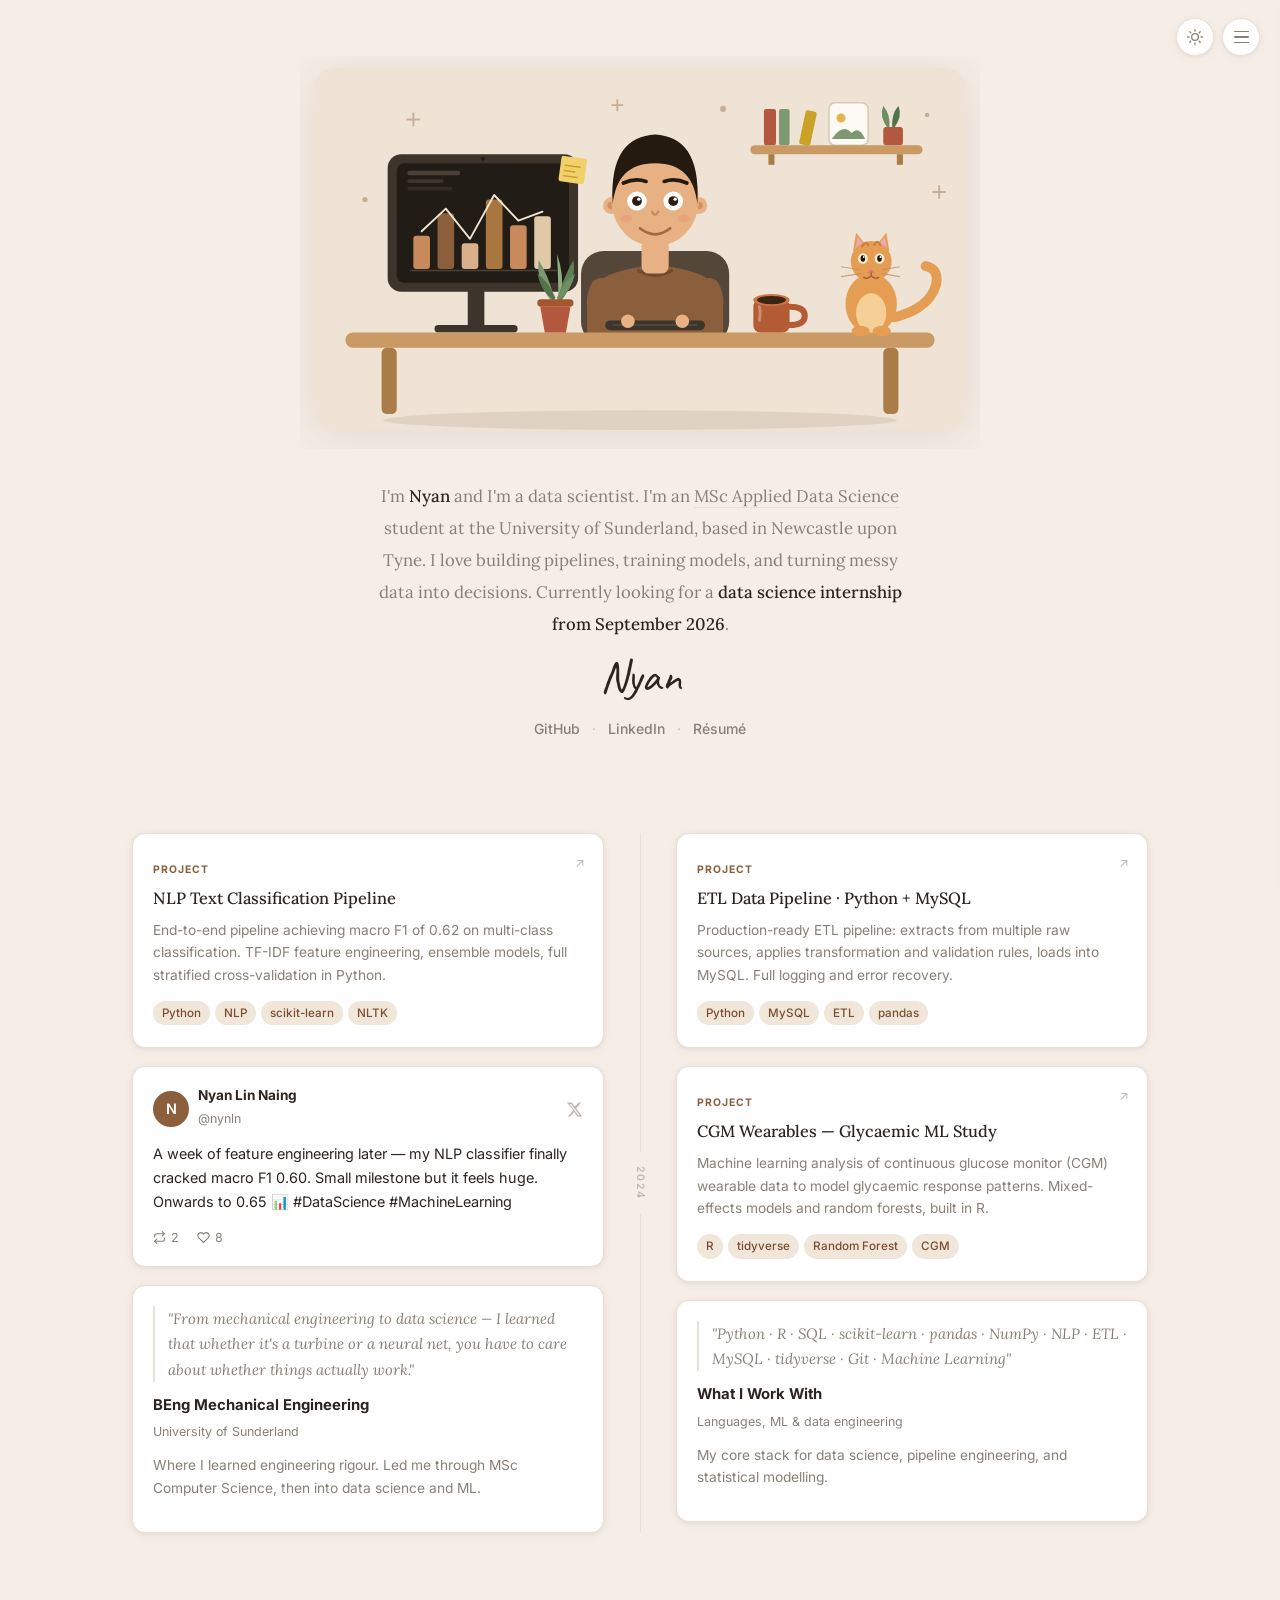
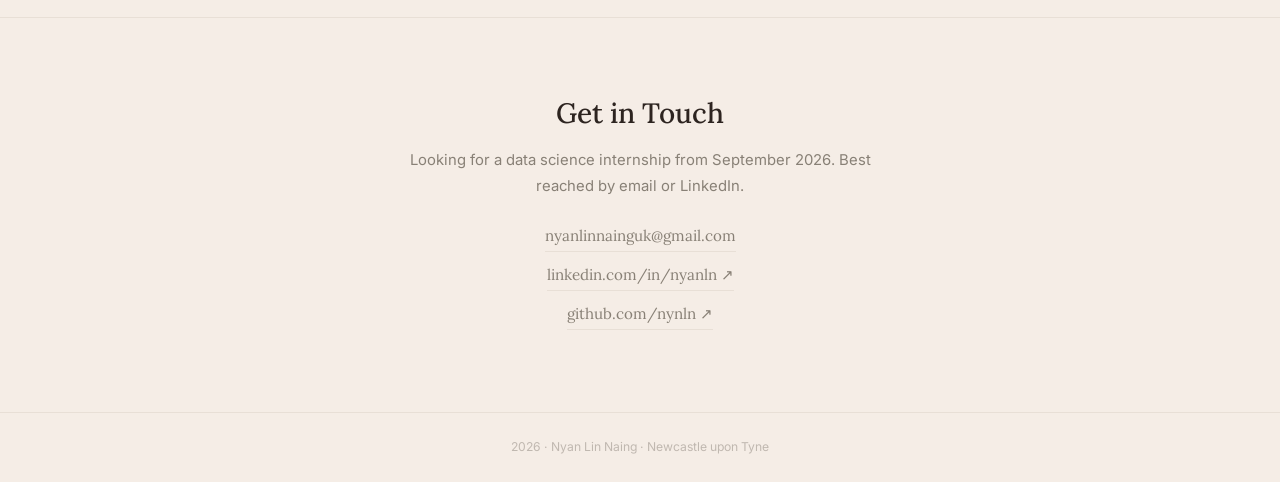
<file: index.html>
<!doctype html>
<html lang="en" data-theme="light">
<head>
  <meta charset="utf-8" />
  <meta name="viewport" content="width=device-width, initial-scale=1" />
  <title>Nyan Lin Naing</title>
  <meta name="description" content="Nyan Lin Naing — MSc Applied Data Science student, data scientist, Newcastle upon Tyne." />
  <link rel="preconnect" href="https://fonts.googleapis.com" />
  <link rel="preconnect" href="https://fonts.gstatic.com" crossorigin />
  <link href="https://fonts.googleapis.com/css2?family=Lora:ital,wght@0,400;0,500;1,400&family=Inter:wght@400;500;600&family=Caveat:wght@500&display=swap" rel="stylesheet" />
  <link rel="stylesheet" href="styles.css" />
</head>
<body>

  <!-- ── TOPBAR: theme + nav icons ── -->
  <div class="topbar">
    <button class="topbar__btn" id="theme-btn" aria-label="Toggle dark mode" title="Toggle dark mode">
      <svg class="icon-sun" width="16" height="16" viewBox="0 0 24 24" fill="none" stroke="currentColor" stroke-width="2" stroke-linecap="round"><circle cx="12" cy="12" r="5"/><line x1="12" y1="1" x2="12" y2="3"/><line x1="12" y1="21" x2="12" y2="23"/><line x1="4.22" y1="4.22" x2="5.64" y2="5.64"/><line x1="18.36" y1="18.36" x2="19.78" y2="19.78"/><line x1="1" y1="12" x2="3" y2="12"/><line x1="21" y1="12" x2="23" y2="12"/><line x1="4.22" y1="19.78" x2="5.64" y2="18.36"/><line x1="18.36" y1="5.64" x2="19.78" y2="4.22"/></svg>
      <svg class="icon-moon" width="16" height="16" viewBox="0 0 24 24" fill="none" stroke="currentColor" stroke-width="2" stroke-linecap="round"><path d="M21 12.79A9 9 0 1 1 11.21 3 7 7 0 0 0 21 12.79z"/></svg>
    </button>
    <button class="topbar__btn topbar__nav-btn" id="nav-btn" aria-label="Open navigation" aria-expanded="false">
      <span></span><span></span><span></span>
    </button>
  </div>

  <!-- ── OVERLAY ── -->
  <div class="overlay" id="overlay"></div>

  <!-- ── SIDE NAV ── -->
  <nav class="sidenav" id="sidenav" aria-hidden="true">
    <button class="sidenav__close" id="sidenav-close" aria-label="Close">✕</button>
    <div class="sidenav__scroll">
      <p class="sidenav__name">Nyan Lin Naing</p>
      <ul class="sidenav__list">
        <li><a href="#projects">Things I've Built</a></li>
        <li><a href="#skills-card">What I Work With</a></li>
        <li><a href="#background-card">Background</a></li>
        <li><a href="#contact">Get in Touch</a></li>
        <li><a href="./resume.pdf" target="_blank" rel="noopener">Résumé ↗</a></li>
      </ul>
      <div class="sidenav__foot">
        <a href="https://github.com/nynln" target="_blank" rel="noopener">GitHub</a>
        <a href="https://www.linkedin.com/in/nyanln/" target="_blank" rel="noopener">LinkedIn</a>
        <a href="mailto:nyanlinnainguk@gmail.com">Email</a>
      </div>
    </div>
  </nav>

  <!-- ── HERO ── -->
  <section class="hero">
    <div class="hero__illo-wrap">
      <!-- Inline SVG so it can be interactive (eyes follow cursor, blinking, cat, steam…).
           A standalone copy lives in ./illustration.svg — keep the two in sync. -->
      <svg id="hero-illo" class="hero__illo" viewBox="0 0 900 520" xmlns="http://www.w3.org/2000/svg"
           role="img" aria-label="Nyan Lin Naing at his data science desk with his cat — interactive illustration">
        <style>
          .illo-eye{transform-box:fill-box;transform-origin:center;transition:transform .09s ease-out}
          .illo-blink .illo-eye{transform:scaleY(.08)}
          .illo-pupil{transition:transform .15s ease-out}
          .illo-brow{transform-box:fill-box;transition:transform .18s ease}
          .illo-blush{transition:opacity .2s ease}
          #illo-head:hover .illo-brow{transform:translateY(-4px)}
          #illo-head:hover .illo-blush{opacity:.55}
          #illo-bars rect{transform-box:fill-box;transform-origin:bottom;animation:illo-grow .7s cubic-bezier(.34,1.3,.45,1) backwards}
          #illo-bars rect:nth-of-type(1){animation-delay:.15s}
          #illo-bars rect:nth-of-type(2){animation-delay:.25s}
          #illo-bars rect:nth-of-type(3){animation-delay:.35s}
          #illo-bars rect:nth-of-type(4){animation-delay:.45s}
          #illo-bars rect:nth-of-type(5){animation-delay:.55s}
          #illo-bars rect:nth-of-type(6){animation-delay:.65s}
          .illo-line{stroke-dasharray:1;stroke-dashoffset:1;animation:illo-draw 1.1s .8s ease forwards}
          #illo-steam path{transform-box:fill-box;transform-origin:center bottom;opacity:0;animation:illo-steam 2.8s ease-in-out infinite}
          #illo-steam path:nth-of-type(2){animation-delay:.9s}
          #illo-steam path:nth-of-type(3){animation-delay:1.8s}
          #illo-steam.illo-steam--boost path{animation-duration:1.1s}
          #illo-tail{transform-box:fill-box;transform-origin:0% 100%;animation:illo-wag 3.4s ease-in-out infinite alternate}
          #illo-cat{cursor:pointer}
          #illo-cat:hover #illo-tail{animation-duration:.7s}
          #illo-mug{cursor:pointer}
          #illo-plant{transform-box:fill-box;transform-origin:50% 100%;animation:illo-sway 6s ease-in-out infinite alternate}
          #illo-plant:hover{animation-duration:1.6s}
          #illo-heart{transform-box:fill-box;transform-origin:center;opacity:0}
          #illo-heart.illo-heart--pop{animation:illo-heartpop 1s ease-out forwards}
          .illo-doodle{animation:illo-twinkle 4.5s ease-in-out infinite}
          @keyframes illo-grow{from{transform:scaleY(0)}}
          @keyframes illo-draw{to{stroke-dashoffset:0}}
          @keyframes illo-steam{0%{opacity:0;transform:translateY(5px) scale(.92)}30%{opacity:.65}70%{opacity:.3}100%{opacity:0;transform:translateY(-16px) scale(1.06)}}
          @keyframes illo-wag{from{transform:rotate(-5deg)}to{transform:rotate(6deg)}}
          @keyframes illo-sway{from{transform:rotate(-1.8deg)}to{transform:rotate(1.8deg)}}
          @keyframes illo-heartpop{0%{opacity:0;transform:translateY(8px) scale(.4)}25%{opacity:1;transform:translateY(-4px) scale(1.15)}100%{opacity:0;transform:translateY(-28px) scale(1)}}
          @keyframes illo-twinkle{0%,100%{opacity:.25}50%{opacity:.6}}
          @media (prefers-reduced-motion:reduce){#hero-illo *{animation:none!important;transition:none!important}}
        </style>

        <!-- Backdrop -->
        <rect x="18" y="16" width="864" height="480" rx="28" fill="var(--illo-bg, #efe3d5)"/>

        <!-- Wall doodles -->
        <g stroke="var(--illo-doodle, rgba(139,94,60,.4))" fill="var(--illo-doodle, rgba(139,94,60,.4))" stroke-width="2.5" stroke-linecap="round">
          <path class="illo-doodle" d="M150,76 v16 M142,84 h16" fill="none"/>
          <path class="illo-doodle" style="animation-delay:1.2s" d="M420,58 v14 M413,65 h14" fill="none"/>
          <circle class="illo-doodle" style="animation-delay:2.1s" cx="560" cy="70" r="4" stroke="none"/>
          <circle class="illo-doodle" style="animation-delay:.6s" cx="86" cy="190" r="3.5" stroke="none"/>
          <path class="illo-doodle" style="animation-delay:3s" d="M846,172 v16 M838,180 h16" fill="none"/>
          <circle class="illo-doodle" style="animation-delay:1.7s" cx="830" cy="78" r="3" stroke="none"/>
        </g>

        <!-- Floor shadow -->
        <ellipse cx="450" cy="482" rx="340" ry="13" fill="var(--illo-shadow, rgba(90,60,30,.10))"/>

        <!-- Shelf (top right) -->
        <g>
          <rect x="614" y="70" width="16" height="48" rx="3" fill="#b3573f"/>
          <rect x="634" y="70" width="14" height="48" rx="3" fill="#7d9970"/>
          <g transform="rotate(12,668,118)"><rect x="660" y="72" width="15" height="46" rx="3" fill="#c9a227"/></g>
          <rect x="700" y="62" width="52" height="56" rx="8" fill="#fdfaf5" stroke="#d9c9b5" stroke-width="2"/>
          <circle cx="716" cy="82" r="6" fill="#e5b54d"/>
          <path d="M704,110 Q718,88 730,102 Q740,92 748,110 Z" fill="#7d9970"/>
          <path d="M778,96 Q766,80 772,66 Q782,78 780,96 Z" fill="#6f8f63"/>
          <path d="M786,96 Q798,80 792,66 Q782,78 784,96 Z" fill="#54724c"/>
          <rect x="772" y="94" width="26" height="24" rx="4" fill="#b3573f"/>
          <rect x="596" y="118" width="228" height="12" rx="6" fill="var(--illo-desk, #c99a63)"/>
          <rect x="620" y="130" width="8" height="14" fill="var(--illo-desk-leg, #aa7d48)"/>
          <rect x="790" y="130" width="8" height="14" fill="var(--illo-desk-leg, #aa7d48)"/>
        </g>

        <!-- Monitor -->
        <g>
          <rect x="178" y="356" width="110" height="10" rx="5" fill="var(--illo-metal, #3d352c)"/>
          <rect x="222" y="306" width="22" height="52" fill="var(--illo-metal, #3d352c)"/>
          <rect x="116" y="130" width="252" height="182" rx="18" fill="var(--illo-metal, #3d352c)"/>
          <rect x="128" y="142" width="228" height="158" rx="10" fill="#211c16"/>
          <circle cx="242" cy="136" r="2.5" fill="#221d18"/>
          <rect x="142" y="152" width="70" height="6" rx="3" fill="#4a4038"/>
          <rect x="142" y="163" width="48" height="5" rx="2.5" fill="#4a4038" opacity=".7"/>
          <rect x="142" y="173" width="60" height="5" rx="2.5" fill="#4a4038" opacity=".45"/>
          <line x1="146" y1="284" x2="340" y2="284" stroke="#4a4038" stroke-width="2"/>
          <g id="illo-bars">
            <rect x="150" y="238" width="22" height="44" rx="4" fill="#c98a5b"/>
            <rect x="182" y="208" width="22" height="74" rx="4" fill="#8b5e3c"/>
            <rect x="214" y="248" width="22" height="34" rx="4" fill="#d9b08c"/>
            <rect x="246" y="190" width="22" height="92" rx="4" fill="#a8763e"/>
            <rect x="278" y="224" width="22" height="58" rx="4" fill="#c98a5b"/>
            <rect x="310" y="212" width="22" height="70" rx="4" fill="#e0c9a6"/>
          </g>
          <polyline class="illo-line" pathLength="1" points="161,232 193,202 225,242 257,184 289,218 321,206"
                    stroke="#f0e3d0" stroke-width="2.5" fill="none" stroke-linecap="round" stroke-linejoin="round"/>
          <g transform="rotate(8,361,151)">
            <rect x="344" y="134" width="34" height="34" rx="3" fill="#f2d06b"/>
            <path d="M350,146 h20 M350,153 h14 M350,160 h18" stroke="#c9a227" stroke-width="2" stroke-linecap="round"/>
          </g>
        </g>

        <!-- Chair -->
        <rect x="372" y="258" width="196" height="124" rx="30" fill="#55463a"/>

        <!-- Person body + arms (desk slab drawn after, hides the wrists) -->
        <path d="M380,368 L380,336 Q380,298 420,286 Q444,278 470,278 Q496,278 520,286 Q560,298 560,336 L560,368 Z" fill="#8b5e3c"/>
        <path d="M448,284 Q470,296 492,284" stroke="#6e4a2f" stroke-width="4" fill="none" stroke-linecap="round"/>
        <path d="M398,308 Q382,342 424,360" stroke="#8b5e3c" stroke-width="28" stroke-linecap="round" fill="none"/>
        <path d="M542,308 Q558,342 516,360" stroke="#8b5e3c" stroke-width="28" stroke-linecap="round" fill="none"/>

        <!-- Neck -->
        <rect x="452" y="242" width="36" height="46" rx="10" fill="#e8b183"/>

        <!-- Head -->
        <g id="illo-head">
          <circle cx="412" cy="198" r="11" fill="#e8b183"/><circle cx="412" cy="198" r="5" fill="#d29063"/>
          <circle cx="528" cy="198" r="11" fill="#e8b183"/><circle cx="528" cy="198" r="5" fill="#d29063"/>
          <ellipse cx="470" cy="190" rx="58" ry="62" fill="#e8b183"/>
          <path d="M414,196 C410,130 434,106 470,104 C506,106 530,130 526,196 C522,162 506,142 470,142 C434,142 418,162 414,196 Z" fill="#241a10"/>
          <path class="illo-brow" d="M428,168 Q444,161 458,166" stroke="#241a10" stroke-width="5" fill="none" stroke-linecap="round"/>
          <path class="illo-brow" d="M482,166 Q496,161 512,168" stroke="#241a10" stroke-width="5" fill="none" stroke-linecap="round"/>
          <g class="illo-eye">
            <ellipse cx="446" cy="192" rx="13" ry="12.5" fill="#fff"/>
            <g class="illo-pupil" data-range="5">
              <circle cx="446" cy="192" r="6.5" fill="#2b1c10"/>
              <circle cx="448.5" cy="189.5" r="2.2" fill="#fff"/>
            </g>
          </g>
          <g class="illo-eye">
            <ellipse cx="494" cy="192" rx="13" ry="12.5" fill="#fff"/>
            <g class="illo-pupil" data-range="5">
              <circle cx="494" cy="192" r="6.5" fill="#2b1c10"/>
              <circle cx="496.5" cy="189.5" r="2.2" fill="#fff"/>
            </g>
          </g>
          <ellipse class="illo-blush" cx="432" cy="215" rx="8" ry="5" fill="#e08a5f" opacity=".3"/>
          <ellipse class="illo-blush" cx="508" cy="215" rx="8" ry="5" fill="#e08a5f" opacity=".3"/>
          <path d="M466,206 Q470,214 474,206" stroke="#c98a5b" stroke-width="3" fill="none" stroke-linecap="round"/>
          <path d="M450,228 Q470,244 490,228" stroke="#a06a42" stroke-width="3.5" fill="none" stroke-linecap="round"/>
        </g>

        <!-- Desk -->
        <rect x="60" y="366" width="780" height="20" rx="10" fill="var(--illo-desk, #c99a63)"/>
        <rect x="108" y="386" width="20" height="88" rx="7" fill="var(--illo-desk-leg, #aa7d48)"/>
        <rect x="772" y="386" width="20" height="88" rx="7" fill="var(--illo-desk-leg, #aa7d48)"/>

        <!-- Desk plant (sways) -->
        <g id="illo-plant">
          <path d="M334,326 Q312,300 316,270 Q328,290 336,318 Z" fill="#7d9970"/>
          <path d="M342,326 Q342,292 340,262 Q350,288 346,320 Z" fill="#8fae7f"/>
          <path d="M344,326 Q366,300 362,270 Q350,290 342,318 Z" fill="#5f7f56"/>
          <path d="M336,324 Q318,310 314,288 Q330,300 338,320 Z" fill="#54724c"/>
          <path d="M342,324 Q360,310 364,288 Q348,300 340,320 Z" fill="#6f8f63"/>
          <rect x="314" y="322" width="48" height="10" rx="5" fill="#a4552e"/>
          <path d="M318,332 L358,332 L352,366 L324,366 Z" fill="#b3573f"/>
        </g>

        <!-- Keyboard + hands -->
        <rect x="404" y="350" width="132" height="13" rx="6.5" fill="var(--illo-metal, #3d352c)"/>
        <line x1="414" y1="356" x2="526" y2="356" stroke="rgba(245,237,230,.18)" stroke-width="1.5"/>
        <circle cx="434" cy="351" r="9" fill="#e8b183"/>
        <circle cx="506" cy="351" r="9" fill="#e8b183"/>

        <!-- Coffee mug + steam -->
        <g id="illo-mug">
          <g id="illo-steam">
            <path d="M610,312 Q606,300 610,288 Q614,276 610,264" stroke="#c9a183" stroke-width="4" fill="none" stroke-linecap="round"/>
            <path d="M624,308 Q620,296 624,282 Q628,270 624,258" stroke="#c9a183" stroke-width="4" fill="none" stroke-linecap="round"/>
            <path d="M638,312 Q634,300 638,288 Q642,276 638,264" stroke="#c9a183" stroke-width="4" fill="none" stroke-linecap="round"/>
          </g>
          <path d="M648,332 Q668,332 668,344 Q668,356 648,356" stroke="#b35c33" stroke-width="8" fill="none" stroke-linecap="round"/>
          <rect x="600" y="322" width="48" height="44" rx="9" fill="#b35c33"/>
          <ellipse cx="624" cy="323" rx="24" ry="8" fill="#cf7444"/>
          <ellipse cx="624" cy="323" rx="19" ry="5.5" fill="#3a2414"/>
          <path d="M608,332 Q610,340 608,350" stroke="rgba(255,255,255,.3)" stroke-width="4" fill="none" stroke-linecap="round"/>
        </g>

        <!-- Cat -->
        <g id="illo-cat">
          <path id="illo-tail" d="M786,346 Q834,334 842,302 Q846,282 828,278" stroke="#e59d54" stroke-width="13" fill="none" stroke-linecap="round"/>
          <ellipse cx="756" cy="328" rx="34" ry="40" fill="#e59d54"/>
          <ellipse cx="756" cy="340" rx="20" ry="26" fill="#f6cf96"/>
          <ellipse cx="742" cy="364" rx="12" ry="7" fill="#e59d54"/>
          <ellipse cx="770" cy="364" rx="12" ry="7" fill="#e59d54"/>
          <polygon points="732,258 736,234 752,254" fill="#e59d54"/>
          <polygon points="735,255 738,240 749,252" fill="#f0a8b4"/>
          <polygon points="760,254 776,234 780,258" fill="#e59d54"/>
          <polygon points="763,252 774,240 777,255" fill="#f0a8b4"/>
          <circle cx="756" cy="272" r="27" fill="#e59d54"/>
          <path d="M744,252 Q748,244 752,250 M760,250 Q764,242 768,250" stroke="#cd7f3f" stroke-width="3" fill="none" stroke-linecap="round"/>
          <g class="illo-eye">
            <ellipse cx="745" cy="268" rx="6.5" ry="7" fill="#f7ecd2"/>
            <g class="illo-pupil" data-range="2">
              <ellipse cx="745" cy="268" rx="3" ry="4.2" fill="#201409"/>
              <circle cx="746.2" cy="266" r="1.2" fill="#fff"/>
            </g>
          </g>
          <g class="illo-eye">
            <ellipse cx="767" cy="268" rx="6.5" ry="7" fill="#f7ecd2"/>
            <g class="illo-pupil" data-range="2">
              <ellipse cx="767" cy="268" rx="3" ry="4.2" fill="#201409"/>
              <circle cx="768.2" cy="266" r="1.2" fill="#fff"/>
            </g>
          </g>
          <polygon points="756,282 751,287 761,287" fill="#e2707e"/>
          <path d="M756,287 L756,291 M756,291 Q751,296 746,293 M756,291 Q761,296 766,293" stroke="#a05c34" stroke-width="1.8" fill="none" stroke-linecap="round"/>
          <g stroke="#b98a5c" stroke-width="1.5" opacity=".7">
            <line x1="742" y1="283" x2="716" y2="279"/><line x1="742" y1="288" x2="716" y2="292"/>
            <line x1="770" y1="283" x2="794" y2="279"/><line x1="770" y1="288" x2="794" y2="292"/>
          </g>
          <path id="illo-heart" d="M756,232 C756,225 747,221 743,227 C739,233 747,240 756,247 C765,240 773,233 769,227 C765,221 756,225 756,232 Z" fill="#d9645f"/>
        </g>
      </svg>
    </div>

    <p class="hero__bio">
      I'm <strong>Nyan</strong> and I'm a data scientist. I'm an
      <a href="https://www.sunderland.ac.uk" target="_blank" rel="noopener">MSc Applied Data Science</a>
      student at the University of Sunderland, based in Newcastle upon Tyne.
      I love building pipelines, training models, and turning messy data into decisions.
      Currently looking for a <strong>data science internship from September&nbsp;2026</strong>.
    </p>

    <div class="hero__sig" aria-label="Signature: Nyan">Nyan</div>

    <div class="hero__links">
      <a href="https://github.com/nynln" target="_blank" rel="noopener">GitHub</a>
      <span class="dot" aria-hidden="true">·</span>
      <a href="https://www.linkedin.com/in/nyanln/" target="_blank" rel="noopener">LinkedIn</a>
      <span class="dot" aria-hidden="true">·</span>
      <a href="./resume.pdf" target="_blank" rel="noopener">Résumé</a>
    </div>
  </section>

  <!-- ── CARD FEED ── -->
  <main class="feed" id="projects" aria-label="Portfolio feed">
    <div class="feed__col" id="col-left"  aria-label="Left column"></div>

    <div class="feed__divider" aria-hidden="true">
      <div class="feed__line"></div>
      <span class="feed__year" id="feed-year">2025</span>
      <div class="feed__line"></div>
    </div>

    <div class="feed__col" id="col-right" aria-label="Right column"></div>
  </main>

  <!-- ── CONTACT ── -->
  <section class="contact" id="contact">
    <div class="contact__inner">
      <h2 class="contact__title">Get in Touch</h2>
      <p class="contact__sub">Looking for a data science internship from September 2026. Best reached by email or LinkedIn.</p>
      <a href="mailto:nyanlinnainguk@gmail.com" class="contact__link">nyanlinnainguk@gmail.com</a>
      <a href="https://www.linkedin.com/in/nyanln/" target="_blank" rel="noopener" class="contact__link">linkedin.com/in/nyanln ↗</a>
      <a href="https://github.com/nynln" target="_blank" rel="noopener" class="contact__link">github.com/nynln ↗</a>
    </div>
  </section>

  <footer class="footer">
    <span id="yr"></span> · Nyan Lin Naing · Newcastle upon Tyne
  </footer>

  <script>
    /* ─────────────────────────────────────────
       CARD DATA
       Add your projects here — easy to extend
    ───────────────────────────────────────── */
    const CARDS = [
      // ── LEFT COLUMN ──────────────────────
      {
        col: 'left',
        type: 'project',
        year: 2025,
        id: 'nlp-project',
        title: 'NLP Text Classification Pipeline',
        description: 'End-to-end pipeline achieving macro F1 of 0.62 on multi-class classification. TF-IDF feature engineering, ensemble models, full stratified cross-validation in Python.',
        link: 'https://github.com/nynln',
        tags: ['Python', 'NLP', 'scikit-learn', 'NLTK'],
      },
      {
        col: 'left',
        type: 'tweet',
        year: 2025,
        name: 'Nyan Lin Naing',
        handle: '@nynln',
        text: 'A week of feature engineering later — my NLP classifier finally cracked macro F1 0.60. Small milestone but it feels huge. Onwards to 0.65 📊 #DataScience #MachineLearning',
        likes: 8,
        retweets: 2,
      },
      {
        col: 'left',
        type: 'article',
        year: 2024,
        id: 'background-card',
        quote: '"From mechanical engineering to data science — I learned that whether it\'s a turbine or a neural net, you have to care about whether things actually work."',
        title: 'BEng Mechanical Engineering',
        source: 'University of Sunderland',
        description: 'Where I learned engineering rigour. Led me through MSc Computer Science, then into data science and ML.',
        link: null,
      },

      // ── RIGHT COLUMN ─────────────────────
      {
        col: 'right',
        type: 'project',
        year: 2025,
        title: 'ETL Data Pipeline · Python + MySQL',
        description: 'Production-ready ETL pipeline: extracts from multiple raw sources, applies transformation and validation rules, loads into MySQL. Full logging and error recovery.',
        link: 'https://github.com/nynln',
        tags: ['Python', 'MySQL', 'ETL', 'pandas'],
      },
      {
        col: 'right',
        type: 'project',
        year: 2024,
        title: 'CGM Wearables — Glycaemic ML Study',
        description: 'Machine learning analysis of continuous glucose monitor (CGM) wearable data to model glycaemic response patterns. Mixed-effects models and random forests, built in R.',
        link: 'https://github.com/nynln',
        tags: ['R', 'tidyverse', 'Random Forest', 'CGM'],
      },
      {
        col: 'right',
        type: 'article',
        year: 2024,
        id: 'skills-card',
        quote: '"Python · R · SQL · scikit-learn · pandas · NumPy · NLP · ETL · MySQL · tidyverse · Git · Machine Learning"',
        title: 'What I Work With',
        source: 'Languages, ML & data engineering',
        description: 'My core stack for data science, pipeline engineering, and statistical modelling.',
        link: null,
      },
    ];

    /* ─────────────────────────────────────────
       RENDER HELPERS
    ───────────────────────────────────────── */
    function chips(tags) {
      return `<div class="card__chips">${tags.map(t => `<span class="chip">${t}</span>`).join('')}</div>`;
    }

    function renderProject(c) {
      return `<article class="card card--project" data-year="${c.year}"${c.id ? ` id="${c.id}"` : ''}
                onclick="window.open('${c.link}','_blank')" tabindex="0" role="link"
                aria-label="${c.title} — opens in new tab">
        <span class="card__label">Project</span>
        <h3 class="card__title">${c.title}</h3>
        <p class="card__desc">${c.description}</p>
        ${c.tags ? chips(c.tags) : ''}
        <span class="card__arrow">↗</span>
      </article>`;
    }

    function renderTweet(c) {
      return `<article class="card card--tweet" data-year="${c.year}">
        <div class="tweet-header">
          <div class="tweet-avatar">${c.name.charAt(0)}</div>
          <div class="tweet-meta">
            <strong>${c.name}</strong>
            <span class="tweet-handle">${c.handle}</span>
          </div>
          <svg class="tweet-x" viewBox="0 0 24 24" width="17" height="17" fill="currentColor" aria-hidden="true"><path d="M18.244 2.25h3.308l-7.227 8.26 8.502 11.24H16.17l-4.714-6.231-5.401 6.231H2.746l7.73-8.835L1.254 2.25H8.08l4.261 5.635L18.244 2.25zm-1.161 17.52h1.833L7.084 4.126H5.117z"/></svg>
        </div>
        <p class="tweet-text">${c.text}</p>
        <div class="tweet-stats">
          <span>
            <svg width="13" height="13" viewBox="0 0 24 24" fill="none" stroke="currentColor" stroke-width="2" stroke-linecap="round" aria-hidden="true"><path d="M17 1l4 4-4 4"/><path d="M3 11V9a4 4 0 014-4h14"/><path d="M7 23l-4-4 4-4"/><path d="M21 13v2a4 4 0 01-4 4H3"/></svg>
            ${c.retweets}
          </span>
          <span>
            <svg width="13" height="13" viewBox="0 0 24 24" fill="none" stroke="currentColor" stroke-width="2" stroke-linecap="round" aria-hidden="true"><path d="M20.84 4.61a5.5 5.5 0 00-7.78 0L12 5.67l-1.06-1.06a5.5 5.5 0 00-7.78 7.78l1.06 1.06L12 21.23l7.78-7.78 1.06-1.06a5.5 5.5 0 000-7.78z"/></svg>
            ${c.likes}
          </span>
        </div>
      </article>`;
    }

    function renderArticle(c) {
      const tag = c.link ? `onclick="window.open('${c.link}','_blank')" tabindex="0" role="link"` : '';
      return `<article class="card card--article" data-year="${c.year}"${c.id ? ` id="${c.id}"` : ''} ${tag}>
        ${c.quote ? `<blockquote class="card__quote">${c.quote}</blockquote>` : ''}
        <div class="card__source">
          <strong>${c.title}</strong>
          <span>${c.source}</span>
        </div>
        <p class="card__desc">${c.description}</p>
        ${c.link ? '<span class="card__arrow">↗</span>' : ''}
      </article>`;
    }

    function renderCard(c) {
      switch (c.type) {
        case 'project': return renderProject(c);
        case 'tweet':   return renderTweet(c);
        case 'article': return renderArticle(c);
        default: return '';
      }
    }

    /* ─────────────────────────────────────────
       INJECT CARDS
    ───────────────────────────────────────── */
    const colLeft  = document.getElementById('col-left');
    const colRight = document.getElementById('col-right');

    colLeft.innerHTML  = CARDS.filter(c => c.col === 'left').map(renderCard).join('');
    colRight.innerHTML = CARDS.filter(c => c.col === 'right').map(renderCard).join('');

    /* ─────────────────────────────────────────
       SCROLL REVEAL
    ───────────────────────────────────────── */
    const revealIO = new IntersectionObserver(entries => {
      entries.forEach(e => {
        if (e.isIntersecting) {
          e.target.classList.add('card--visible');
          revealIO.unobserve(e.target);
        }
      });
    }, { threshold: 0.07 });
    document.querySelectorAll('.card').forEach(el => revealIO.observe(el));

    /* ─────────────────────────────────────────
       YEAR LABEL — updates as you scroll
    ───────────────────────────────────────── */
    const yearEl = document.getElementById('feed-year');
    const yearIO = new IntersectionObserver(entries => {
      entries.forEach(e => {
        if (e.isIntersecting) {
          const y = e.target.dataset.year;
          if (y && yearEl.textContent !== y) {
            yearEl.classList.add('feed__year--fade');
            setTimeout(() => {
              yearEl.textContent = y;
              yearEl.classList.remove('feed__year--fade');
            }, 180);
          }
        }
      });
    }, { rootMargin: '-20% 0px -65% 0px' });
    document.querySelectorAll('.card').forEach(el => yearIO.observe(el));

    /* ─────────────────────────────────────────
       DARK MODE
    ───────────────────────────────────────── */
    const root     = document.documentElement;
    const themeBtn = document.getElementById('theme-btn');

    const saved = localStorage.getItem('nyan-theme');
    if (saved) root.setAttribute('data-theme', saved);

    themeBtn.addEventListener('click', () => {
      const next = root.getAttribute('data-theme') === 'dark' ? 'light' : 'dark';
      root.setAttribute('data-theme', next);
      localStorage.setItem('nyan-theme', next);
    });

    /* ─────────────────────────────────────────
       SIDE NAV
    ───────────────────────────────────────── */
    const navBtn   = document.getElementById('nav-btn');
    const sidenav  = document.getElementById('sidenav');
    const overlay  = document.getElementById('overlay');
    const closeBtn = document.getElementById('sidenav-close');

    function openNav() {
      sidenav.classList.add('sidenav--open');
      overlay.classList.add('overlay--open');
      navBtn.setAttribute('aria-expanded', 'true');
      sidenav.setAttribute('aria-hidden', 'false');
      document.body.style.overflow = 'hidden';
    }
    function closeNav() {
      sidenav.classList.remove('sidenav--open');
      overlay.classList.remove('overlay--open');
      navBtn.setAttribute('aria-expanded', 'false');
      sidenav.setAttribute('aria-hidden', 'true');
      document.body.style.overflow = '';
    }

    navBtn.addEventListener('click', openNav);
    closeBtn.addEventListener('click', closeNav);
    overlay.addEventListener('click', closeNav);
    sidenav.querySelectorAll('a').forEach(a => a.addEventListener('click', closeNav));
    document.addEventListener('keydown', e => { if (e.key === 'Escape') closeNav(); });

    /* ─────────────────────────────────────────
       PARALLAX on hero illustration
    ───────────────────────────────────────── */
    const heroIllo = document.getElementById('hero-illo');
    window.addEventListener('scroll', () => {
      if (heroIllo) heroIllo.style.transform = `translateY(${window.scrollY * 0.06}px)`;
    }, { passive: true });

    /* ─────────────────────────────────────────
       ILLUSTRATION INTERACTIVITY
       — eyes follow cursor, blinking,
         pet the cat, tap the mug
    ───────────────────────────────────────── */
    (() => {
      const svg = heroIllo;
      if (!svg || !svg.querySelectorAll) return;

      /* Pupils (person + cat) follow the cursor */
      const pupils = svg.querySelectorAll('.illo-pupil');
      let raf = null;
      window.addEventListener('mousemove', e => {
        if (raf) return;
        raf = requestAnimationFrame(() => {
          raf = null;
          pupils.forEach(p => {
            const r = p.getBoundingClientRect();
            const dx = e.clientX - (r.left + r.width / 2);
            const dy = e.clientY - (r.top + r.height / 2);
            const d = Math.hypot(dx, dy) || 1;
            const range = parseFloat(p.dataset.range || 4) * Math.min(1, d / 240);
            p.style.transform = `translate(${(dx / d) * range}px, ${(dy / d) * range}px)`;
          });
        });
      }, { passive: true });

      /* Random blinking (person + cat together) */
      (function blink() {
        setTimeout(() => {
          svg.classList.add('illo-blink');
          setTimeout(() => { svg.classList.remove('illo-blink'); blink(); }, 150);
        }, 2400 + Math.random() * 2600);
      })();

      /* Pet the cat → heart pops up */
      const cat = svg.querySelector('#illo-cat');
      const heart = svg.querySelector('#illo-heart');
      if (cat && heart) cat.addEventListener('click', () => {
        heart.classList.remove('illo-heart--pop');
        void heart.getBoundingClientRect();      // force restart of the animation
        heart.classList.add('illo-heart--pop');
      });

      /* Tap the mug → burst of steam */
      const mug = svg.querySelector('#illo-mug');
      const steam = svg.querySelector('#illo-steam');
      if (mug && steam) mug.addEventListener('click', () => {
        steam.classList.add('illo-steam--boost');
        setTimeout(() => steam.classList.remove('illo-steam--boost'), 2600);
      });
    })();

    /* ─────────────────────────────────────────
       KEYBOARD: treat project/article cards as links
    ───────────────────────────────────────── */
    document.querySelectorAll('.card[role="link"]').forEach(card => {
      card.addEventListener('keydown', e => {
        if (e.key === 'Enter' || e.key === ' ') card.click();
      });
    });

    /* Year in footer */
    document.getElementById('yr').textContent = new Date().getFullYear();
  </script>
</body>
</html>
</file>
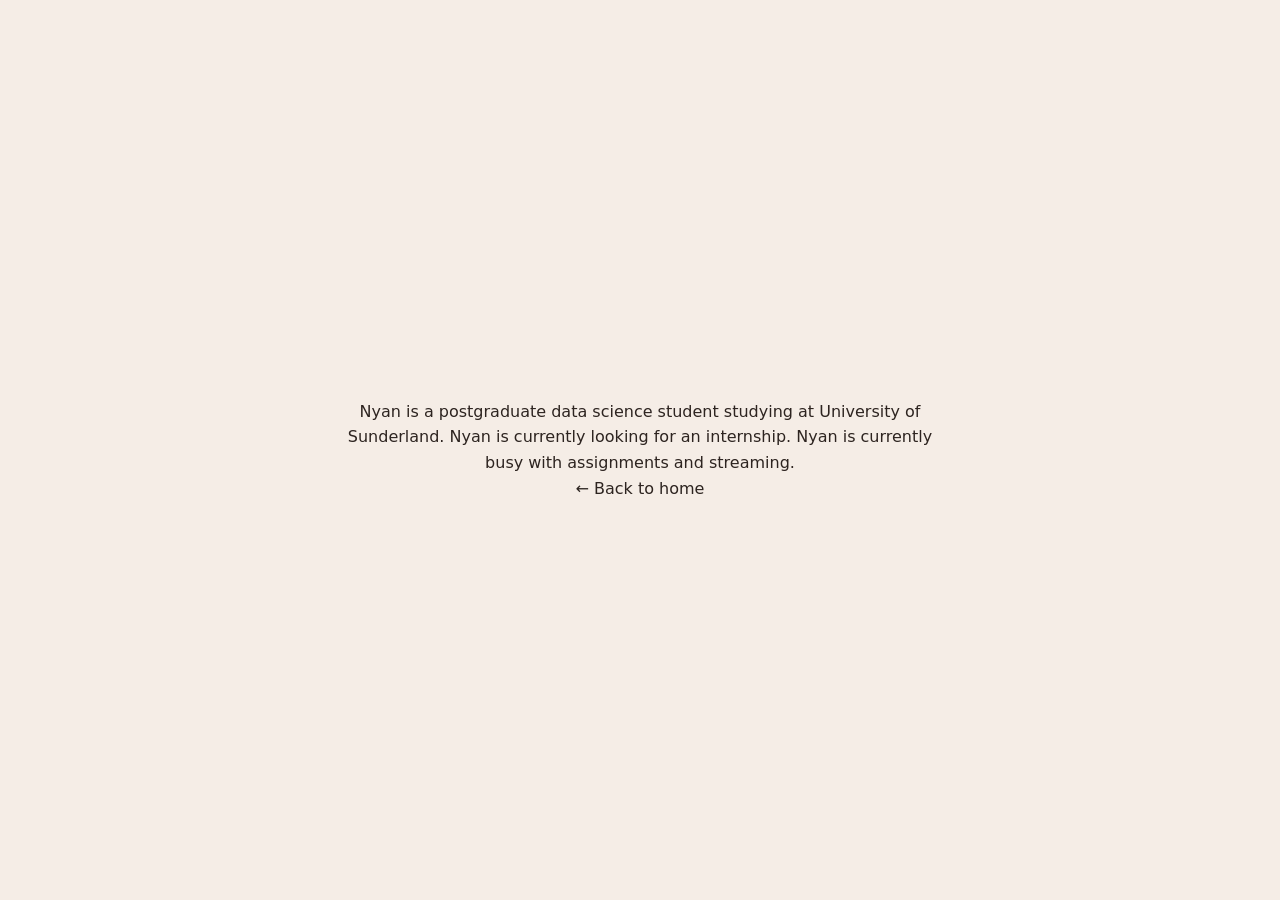
<file: about.html>
<!doctype html>
<html lang="en">
<head>
  <meta charset="utf-8" />
  <meta name="viewport" content="width=device-width, initial-scale=1" />
  <title>About</title>

  <style>
    body{
      margin: 0;
      min-height: 100vh;
      display: flex;
      justify-content: center;   /* horizontal */
      align-items: center;       /* vertical */
      text-align: center;
      font-family: system-ui, -apple-system, Segoe UI, Roboto, Arial, sans-serif;
    }

    .content{
      max-width: 650px;
      padding: 24px;
      line-height: 1.6;
    }

    a{
      text-decoration: none;
    }
  </style>

  <link rel="stylesheet" href="styles.css" />
</head>

<body>
<div class="content">
  <p>
    Nyan is a postgraduate data science student studying at University of Sunderland.
    Nyan is currently looking for an internship. Nyan is currently busy with assignments
    and streaming.
  </p>

  <p>
    <a href="./">← Back to home</a>
  </p>
</div>
</body>
</html>
</file>
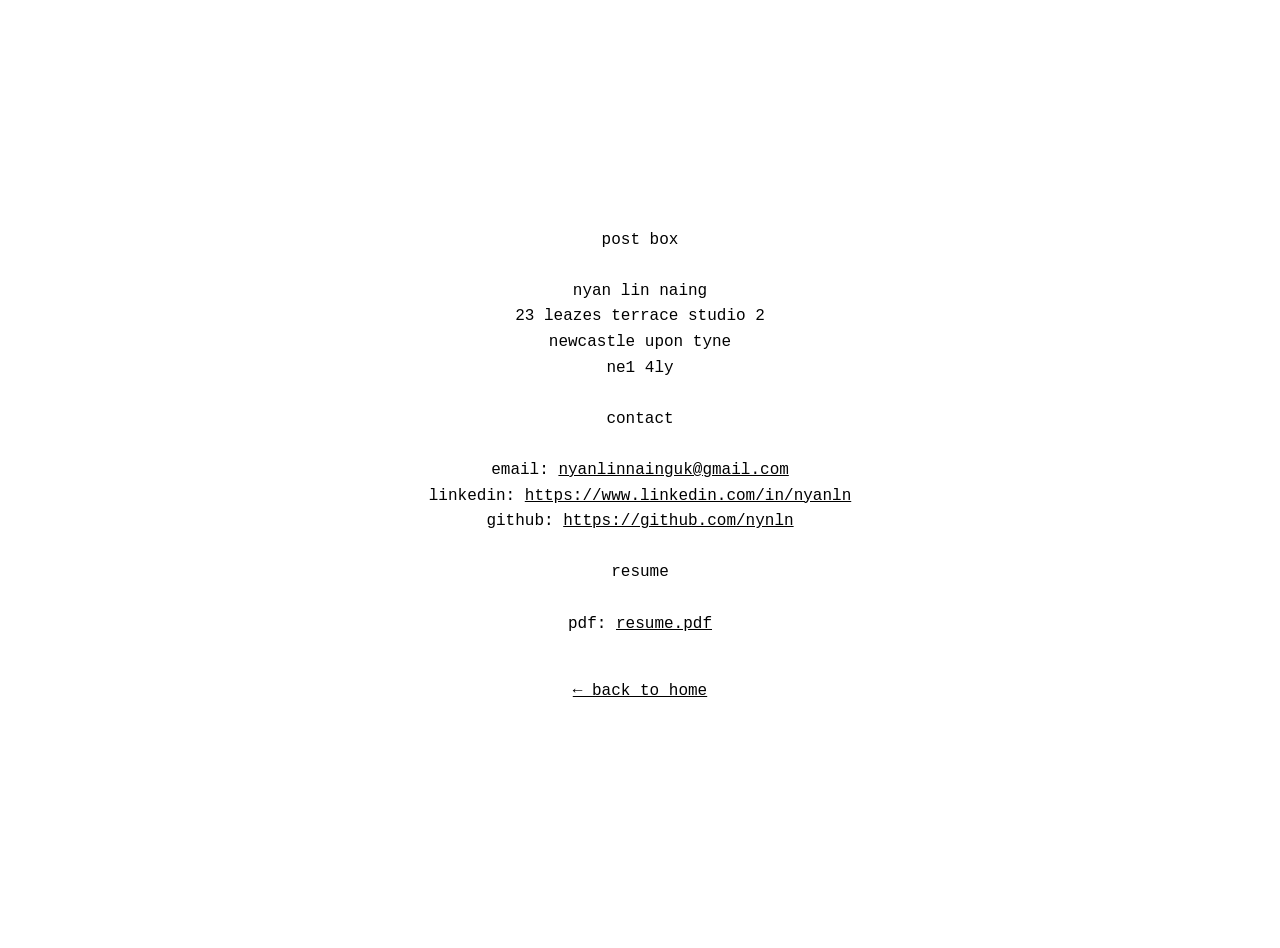
<file: contact.html>
<!doctype html>
<html lang="en">
<head>
  <meta charset="utf-8" />
  <meta name="viewport" content="width=device-width, initial-scale=1" />
  <title>contact</title>

  <style>
    body{
      margin: 0;
      min-height: 100vh;
      display: flex;
      justify-content: center;
      align-items: center;
      padding: 24px;
      font-family: ui-monospace, SFMono-Regular, Menlo, Monaco, Consolas,
      "Liberation Mono", "Courier New", monospace;
    }

    .content{
      width: 100%;
      max-width: 720px;
      text-align: center;
      line-height: 1.6;
    }

    pre{
      margin: 0;
      white-space: pre-wrap;
      font-family: inherit;
    }

    a{ color: inherit; }
  </style>
</head>

<body>
<div class="content">
    <pre>
post box

nyan lin naing
23 leazes terrace studio 2
newcastle upon tyne
ne1 4ly

contact

email: <a href="mailto:nyanlinnainguk@gmail.com">nyanlinnainguk@gmail.com</a>
linkedin: <a href="https://www.linkedin.com/in/nyanln/">https://www.linkedin.com/in/nyanln</a>
github: <a href="https://github.com/nynln">https://github.com/nynln</a>

resume

pdf: <a href="./resume.pdf">resume.pdf</a>
    </pre>

  <p>
    <a href="./">← back to home</a>
  </p>
</div>
</body>
</html>
</file>
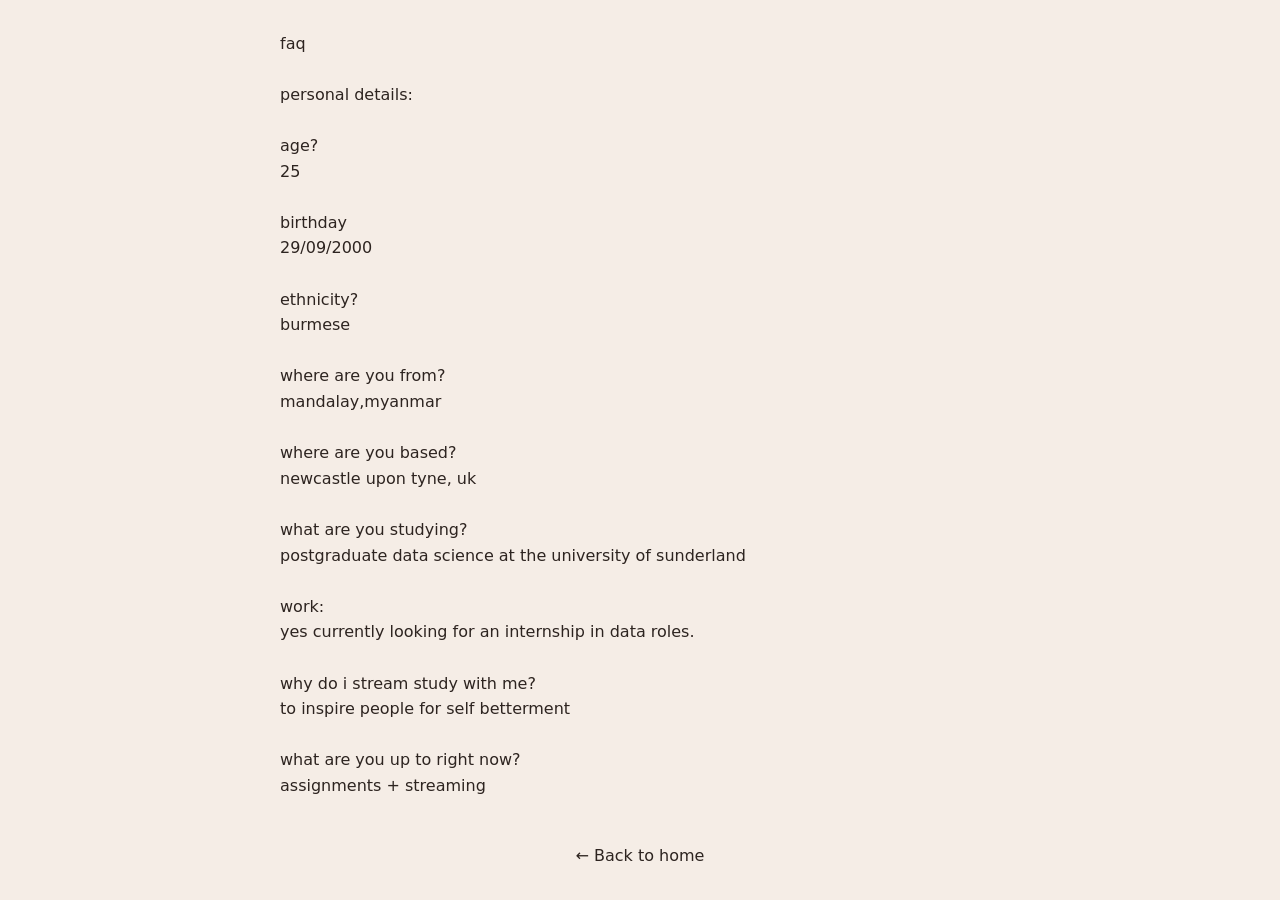
<file: faq.html>
<!doctype html>
<html lang="en">
<head>
  <meta charset="utf-8" />
  <meta name="viewport" content="width=device-width, initial-scale=1" />
  <title>FAQ</title>

  <style>
    body{
      margin: 0;
      min-height: 100vh;
      display: flex;
      justify-content: center;  /* center horizontally */
      align-items: center;      /* center vertically */
      padding: 24px;
      font-family: system-ui, -apple-system, Segoe UI, Roboto, Arial, sans-serif;
    }

    .content{
      width: 100%;
      max-width: 720px;
    }

    /* keeps the "plain text" feel */
    pre{
      margin: 0;
      white-space: pre-wrap;   /* wraps long lines */
      line-height: 1.6;
      font-family: inherit;    /* looks like normal text */
    }

    .back{
      margin-top: 18px;
      text-align: center;
    }

    a{
      text-decoration: none;
    }
  </style>

  <link rel="stylesheet" href="styles.css" />
</head>

<body>
<div class="content">
    <pre>
faq

personal details:

age?
25

birthday
29/09/2000

ethnicity?
burmese

where are you from?
mandalay,myanmar

where are you based?
newcastle upon tyne, uk

what are you studying?
postgraduate data science at the university of sunderland

work:
yes currently looking for an internship in data roles.

why do i stream study with me?
to inspire people for self betterment

what are you up to right now?
assignments + streaming
    </pre>

  <p class="back">
    <a href="./">← Back to home</a>
  </p>
</div>
</body>
</html>
</file>
<file: styles.css>
/* ─────────────────────────────────────────────
   NYAN LIN NAING — Personal Site
   gkoberger-inspired · Two-column card feed
   Light / dark via [data-theme] on <html>
───────────────────────────────────────────── */

/* ── TOKENS ── */
:root {
  /* Light theme */
  --bg:            #f5ede6;
  --bg-card:       #ffffff;
  --bg-nav:        #fdfaf8;
  --text:          #2d2420;
  --text-muted:    #888076;
  --text-faint:    #c0b8b0;
  --border:        #e8dfd6;
  --shadow:        0 1px 4px rgba(60,40,20,0.06), 0 2px 12px rgba(60,40,20,0.04);
  --shadow-hover:  0 4px 20px rgba(60,40,20,0.14);
  --accent:        #8b5e3c;
  --chip-bg:       #f0e6da;
  --chip-text:     #7a4e2e;

  /* Hero illustration */
  --illo-bg:       #efe3d5;
  --illo-desk:     #c99a63;
  --illo-desk-leg: #aa7d48;
  --illo-metal:    #3d352c;
  --illo-shadow:   rgba(90, 60, 30, 0.10);
  --illo-doodle:   rgba(139, 94, 60, 0.4);

  /* Typography */
  --font-body:     'Inter', system-ui, sans-serif;
  --font-serif:    'Lora', Georgia, serif;
  --font-sig:      'Caveat', cursive;

  /* Layout */
  --r:             13px;
  --ease:          cubic-bezier(0.4, 0, 0.2, 1);
  --t:             0.2s;
}

[data-theme="dark"] {
  --bg:            #1c1814;
  --bg-card:       #26221c;
  --bg-nav:        #211e18;
  --text:          #f0e8df;
  --text-muted:    #9a9088;
  --text-faint:    #504840;
  --border:        #332e28;
  --shadow:        0 1px 4px rgba(0,0,0,0.25), 0 2px 12px rgba(0,0,0,0.2);
  --shadow-hover:  0 6px 28px rgba(0,0,0,0.4);
  --chip-bg:       #2e2820;
  --chip-text:     #c49a6e;

  /* Hero illustration — dark */
  --illo-bg:       #252019;
  --illo-desk:     #8a6a42;
  --illo-desk-leg: #6f5435;
  --illo-metal:    #4a443c;
  --illo-shadow:   rgba(0, 0, 0, 0.35);
  --illo-doodle:   rgba(196, 154, 110, 0.35);
}

/* ── RESET ── */
*, *::before, *::after { box-sizing: border-box; margin: 0; padding: 0; }
html { scroll-behavior: smooth; scroll-padding-top: 80px; }
body {
  background: var(--bg);
  color: var(--text);
  font-family: var(--font-body);
  font-size: 16px;
  line-height: 1.7;
  -webkit-font-smoothing: antialiased;
  transition: background 0.3s var(--ease), color 0.3s var(--ease);
}
img { display: block; max-width: 100%; }
a { color: inherit; text-decoration: none; }
button { border: none; background: none; cursor: pointer; }


/* ─────────────────────────────────────────────
   TOPBAR — fixed, top-right
───────────────────────────────────────────── */
.topbar {
  position: fixed;
  top: 18px;
  right: 20px;
  z-index: 200;
  display: flex;
  gap: 8px;
}

.topbar__btn {
  width: 38px;
  height: 38px;
  border-radius: 50%;
  display: flex;
  align-items: center;
  justify-content: center;
  background: var(--bg-card);
  border: 1px solid var(--border);
  color: var(--text-muted);
  box-shadow: var(--shadow);
  transition: transform var(--t) var(--ease), box-shadow var(--t) var(--ease), color var(--t);
}
.topbar__btn:hover {
  transform: translateY(-1px);
  box-shadow: var(--shadow-hover);
  color: var(--text);
}

/* Sun / moon icon toggle */
[data-theme="light"] .icon-moon { display: none; }
[data-theme="dark"]  .icon-sun  { display: none; }

/* Hamburger lines */
.topbar__nav-btn {
  flex-direction: column;
  gap: 4px;
  padding: 11px;
}
.topbar__nav-btn span {
  display: block;
  width: 15px;
  height: 1.5px;
  background: currentColor;
  border-radius: 2px;
  transition: transform var(--t) var(--ease), opacity var(--t);
}
.topbar__nav-btn[aria-expanded="true"] span:nth-child(1) { transform: translateY(5.5px) rotate(45deg); }
.topbar__nav-btn[aria-expanded="true"] span:nth-child(2) { opacity: 0; }
.topbar__nav-btn[aria-expanded="true"] span:nth-child(3) { transform: translateY(-5.5px) rotate(-45deg); }


/* ─────────────────────────────────────────────
   OVERLAY
───────────────────────────────────────────── */
.overlay {
  display: none;
  position: fixed;
  inset: 0;
  background: rgba(20, 15, 10, 0.45);
  z-index: 300;
  backdrop-filter: blur(3px);
  -webkit-backdrop-filter: blur(3px);
}
.overlay--open { display: block; animation: fadeIn 0.25s ease; }

@keyframes fadeIn { from { opacity: 0; } to { opacity: 1; } }


/* ─────────────────────────────────────────────
   SIDE NAV
───────────────────────────────────────────── */
.sidenav {
  position: fixed;
  top: 0;
  right: -340px;
  width: 300px;
  height: 100%;
  background: var(--bg-nav);
  border-left: 1px solid var(--border);
  box-shadow: -8px 0 40px rgba(0,0,0,0.1);
  z-index: 400;
  transition: right 0.35s var(--ease);
  display: flex;
  flex-direction: column;
}
.sidenav--open { right: 0; }

.sidenav__scroll {
  flex: 1;
  overflow-y: auto;
  padding: 64px 28px 32px;
  display: flex;
  flex-direction: column;
}

.sidenav__close {
  position: absolute;
  top: 18px;
  right: 18px;
  color: var(--text-muted);
  font-size: 1.1rem;
  width: 30px;
  height: 30px;
  border-radius: 50%;
  display: flex;
  align-items: center;
  justify-content: center;
  transition: background var(--t), color var(--t);
}
.sidenav__close:hover { background: var(--border); color: var(--text); }

.sidenav__name {
  font-family: var(--font-serif);
  font-size: 1rem;
  color: var(--text);
  margin-bottom: 28px;
}

.sidenav__list {
  list-style: none;
  display: flex;
  flex-direction: column;
  gap: 2px;
  margin-bottom: 32px;
}
.sidenav__list a {
  display: block;
  padding: 9px 12px;
  border-radius: 8px;
  font-size: 0.92rem;
  font-weight: 500;
  color: var(--text-muted);
  transition: background var(--t), color var(--t);
}
.sidenav__list a:hover { background: var(--border); color: var(--text); }

.sidenav__foot {
  margin-top: auto;
  padding-top: 24px;
  border-top: 1px solid var(--border);
  display: flex;
  flex-direction: column;
  gap: 8px;
}
.sidenav__foot a {
  font-size: 0.85rem;
  color: var(--text-muted);
  transition: color var(--t);
}
.sidenav__foot a:hover { color: var(--text); }


/* ─────────────────────────────────────────────
   HERO
───────────────────────────────────────────── */
.hero {
  display: flex;
  flex-direction: column;
  align-items: center;
  text-align: center;
  padding: 56px 24px 72px;
  max-width: 820px;
  margin: 0 auto;
}

.hero__illo-wrap {
  width: 100%;
  max-width: 680px;
  margin-bottom: 32px;
  overflow: hidden;
}
.hero__illo {
  display: block;
  width: 100%;
  height: auto;
  filter: drop-shadow(0 6px 24px rgba(80, 50, 20, 0.10));
  will-change: transform;
}

.hero__bio {
  font-family: var(--font-serif);
  font-size: 1.05rem;
  line-height: 1.9;
  color: var(--text-muted);
  max-width: 530px;
}
.hero__bio strong { color: var(--text); font-weight: 500; }
.hero__bio a {
  color: inherit;
  border-bottom: 1px solid var(--border);
  transition: color var(--t), border-color var(--t);
}
.hero__bio a:hover { color: var(--accent); border-color: var(--accent); }

.hero__sig {
  font-family: var(--font-sig);
  font-size: 2.8rem;
  color: var(--text);
  line-height: 1;
  margin: 14px 0 18px;
  letter-spacing: -0.01em;
}

.hero__links {
  display: flex;
  align-items: center;
  gap: 12px;
  font-size: 0.875rem;
  color: var(--text-muted);
}
.hero__links a {
  font-weight: 500;
  color: var(--text-muted);
  transition: color var(--t);
}
.hero__links a:hover { color: var(--accent); }
.dot { color: var(--text-faint); }


/* ─────────────────────────────────────────────
   FEED — two-column masonry with center divider
───────────────────────────────────────────── */
.feed {
  display: grid;
  grid-template-columns: 1fr 44px 1fr;
  max-width: 1080px;
  margin: 0 auto 64px;
  padding: 0 32px;
  align-items: start;
}

/* Columns */
.feed__col {
  display: flex;
  flex-direction: column;
  gap: 18px;
  padding: 20px 0;
}
#col-left  { padding-right: 14px; }
#col-right { padding-left:  14px; }

/* Center divider */
.feed__divider {
  display: flex;
  flex-direction: column;
  align-items: center;
  padding: 20px 0;
  align-self: stretch;
}
.feed__line {
  flex: 1;
  width: 1px;
  background: var(--border);
  min-height: 40px;
}
.feed__year {
  writing-mode: vertical-lr;
  font-size: 0.65rem;
  font-weight: 600;
  letter-spacing: 0.18em;
  text-transform: uppercase;
  color: var(--text-faint);
  padding: 14px 0;
  transition: opacity 0.2s ease, color 0.3s ease;
  user-select: none;
}
.feed__year--fade { opacity: 0; }


/* ─────────────────────────────────────────────
   CARDS — base
───────────────────────────────────────────── */
.card {
  position: relative;
  background: var(--bg-card);
  border: 1px solid var(--border);
  border-radius: var(--r);
  box-shadow: var(--shadow);
  padding: 20px 20px 18px;
  opacity: 0;
  transform: translateY(14px);
  transition: opacity 0.48s ease, transform 0.48s ease,
              box-shadow var(--t) var(--ease), border-color var(--t);
}
.card--visible {
  opacity: 1;
  transform: none;
}
.card[role="link"] { cursor: pointer; }
.card[role="link"]:hover {
  transform: translateY(-2px);
  box-shadow: var(--shadow-hover);
  border-color: rgba(139,94,60,0.2);
}

/* Entrance stagger within each column */
.feed__col .card:nth-child(2) { transition-delay: 0.08s; }
.feed__col .card:nth-child(3) { transition-delay: 0.16s; }
.feed__col .card:nth-child(4) { transition-delay: 0.24s; }

.card__label {
  display: inline-block;
  font-size: 0.65rem;
  font-weight: 700;
  text-transform: uppercase;
  letter-spacing: 0.1em;
  color: var(--accent);
  margin-bottom: 8px;
}
.card__title {
  font-family: var(--font-serif);
  font-size: 1.02rem;
  font-weight: 500;
  color: var(--text);
  line-height: 1.4;
  margin-bottom: 9px;
}
.card__desc {
  font-size: 0.86rem;
  color: var(--text-muted);
  line-height: 1.65;
  margin-bottom: 14px;
}
.card__chips {
  display: flex;
  flex-wrap: wrap;
  gap: 5px;
  margin-bottom: 4px;
}
.chip {
  font-size: 0.73rem;
  font-weight: 500;
  background: var(--chip-bg);
  color: var(--chip-text);
  padding: 3px 9px;
  border-radius: 999px;
  line-height: 1.6;
}
.card__arrow {
  position: absolute;
  top: 18px;
  right: 18px;
  font-size: 0.8rem;
  color: var(--text-faint);
  transition: color var(--t), transform var(--t);
}
.card[role="link"]:hover .card__arrow {
  color: var(--accent);
  transform: translate(1px, -1px);
}


/* ─────────────────────────────────────────────
   TWEET CARD
───────────────────────────────────────────── */
.card--tweet { cursor: default; }

.tweet-header {
  display: flex;
  align-items: center;
  gap: 9px;
  margin-bottom: 11px;
}
.tweet-avatar {
  flex-shrink: 0;
  width: 36px;
  height: 36px;
  border-radius: 50%;
  background: var(--accent);
  color: #fff;
  font-size: 0.9rem;
  font-weight: 600;
  display: flex;
  align-items: center;
  justify-content: center;
}
.tweet-meta strong {
  display: block;
  font-size: 0.85rem;
  color: var(--text);
  line-height: 1.25;
}
.tweet-handle {
  font-size: 0.78rem;
  color: var(--text-muted);
}
.tweet-x {
  margin-left: auto;
  color: var(--text-faint);
  flex-shrink: 0;
}
.tweet-text {
  font-size: 0.9rem;
  color: var(--text);
  line-height: 1.65;
  margin-bottom: 13px;
}
.tweet-stats {
  display: flex;
  gap: 18px;
  font-size: 0.78rem;
  color: var(--text-muted);
}
.tweet-stats span {
  display: flex;
  align-items: center;
  gap: 5px;
}


/* ─────────────────────────────────────────────
   ARTICLE CARD
───────────────────────────────────────────── */
.card__quote {
  font-family: var(--font-serif);
  font-style: italic;
  font-size: 0.93rem;
  color: var(--text-muted);
  line-height: 1.7;
  border-left: 2px solid var(--border);
  padding-left: 13px;
  margin-bottom: 14px;
}
.card__source {
  margin-bottom: 10px;
}
.card__source strong {
  display: block;
  font-size: 0.93rem;
  color: var(--text);
  margin-bottom: 2px;
  line-height: 1.3;
}
.card__source span {
  font-size: 0.78rem;
  color: var(--text-muted);
}


/* ─────────────────────────────────────────────
   CONTACT SECTION
───────────────────────────────────────────── */
.contact {
  border-top: 1px solid var(--border);
  padding: 72px 24px;
  text-align: center;
}
.contact__inner {
  max-width: 520px;
  margin: 0 auto;
}
.contact__title {
  font-family: var(--font-serif);
  font-size: 1.75rem;
  font-weight: 500;
  margin-bottom: 10px;
}
.contact__sub {
  font-size: 0.93rem;
  color: var(--text-muted);
  margin-bottom: 24px;
  line-height: 1.75;
}
.contact__link {
  display: block;
  font-family: var(--font-serif);
  font-size: 0.95rem;
  color: var(--text-muted);
  border-bottom: 1px solid var(--border);
  padding-bottom: 2px;
  margin: 0 auto 10px;
  width: fit-content;
  transition: color var(--t), border-color var(--t);
}
.contact__link:hover { color: var(--accent); border-color: var(--accent); }


/* ─────────────────────────────────────────────
   FOOTER
───────────────────────────────────────────── */
.footer {
  text-align: center;
  padding: 24px;
  font-size: 0.76rem;
  color: var(--text-faint);
  border-top: 1px solid var(--border);
}


/* ─────────────────────────────────────────────
   RESPONSIVE
───────────────────────────────────────────── */
@media (max-width: 680px) {
  .feed {
    grid-template-columns: 1fr;
    padding: 0 16px;
  }
  .feed__divider { display: none; }
  #col-left, #col-right {
    padding: 0;
    padding-bottom: 6px;
  }

  .hero { padding: 40px 20px 56px; }
  .hero__illo-wrap { max-width: 100%; }
  .hero__bio { font-size: 0.98rem; }
  .hero__sig { font-size: 2.3rem; }

  .contact { padding: 56px 20px; }
}

@media (max-width: 480px) {
  .card { padding: 16px 16px 14px; }
  .hero__links { gap: 8px; font-size: 0.82rem; }
}
</file>
